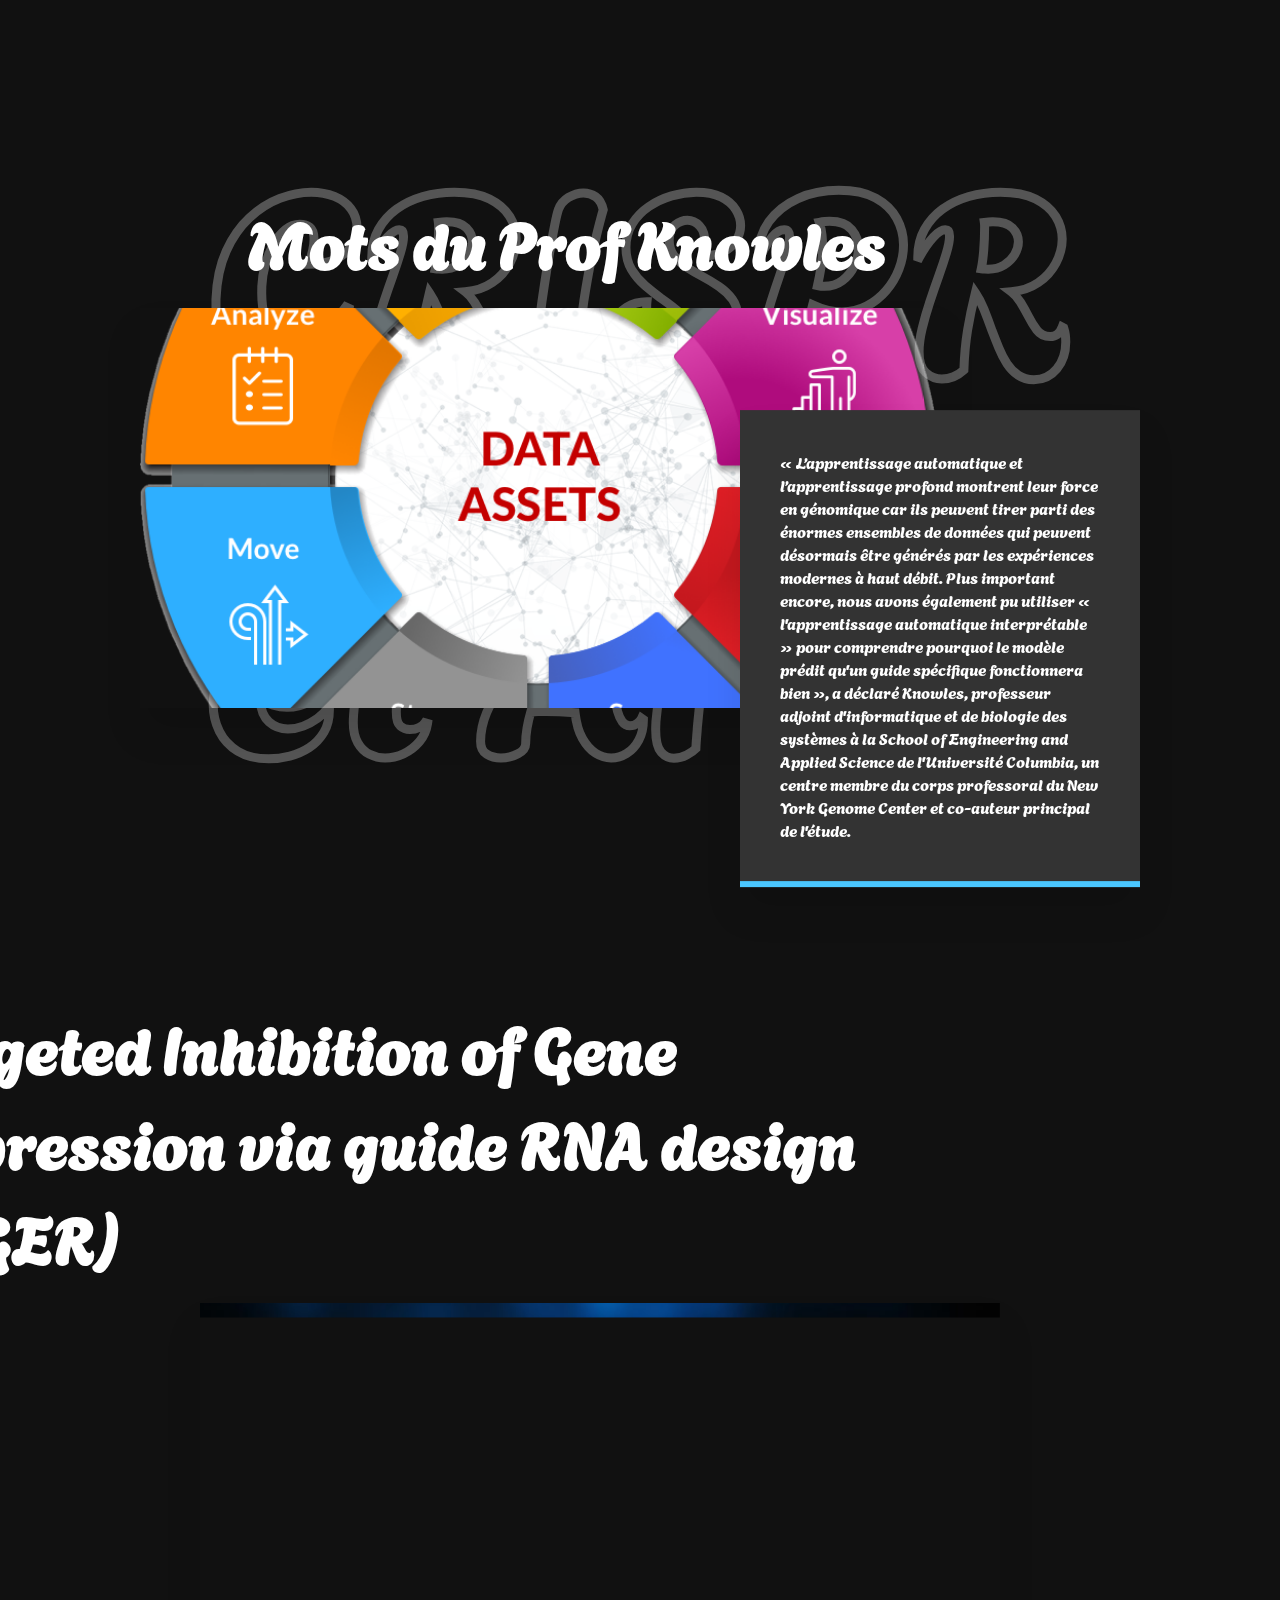
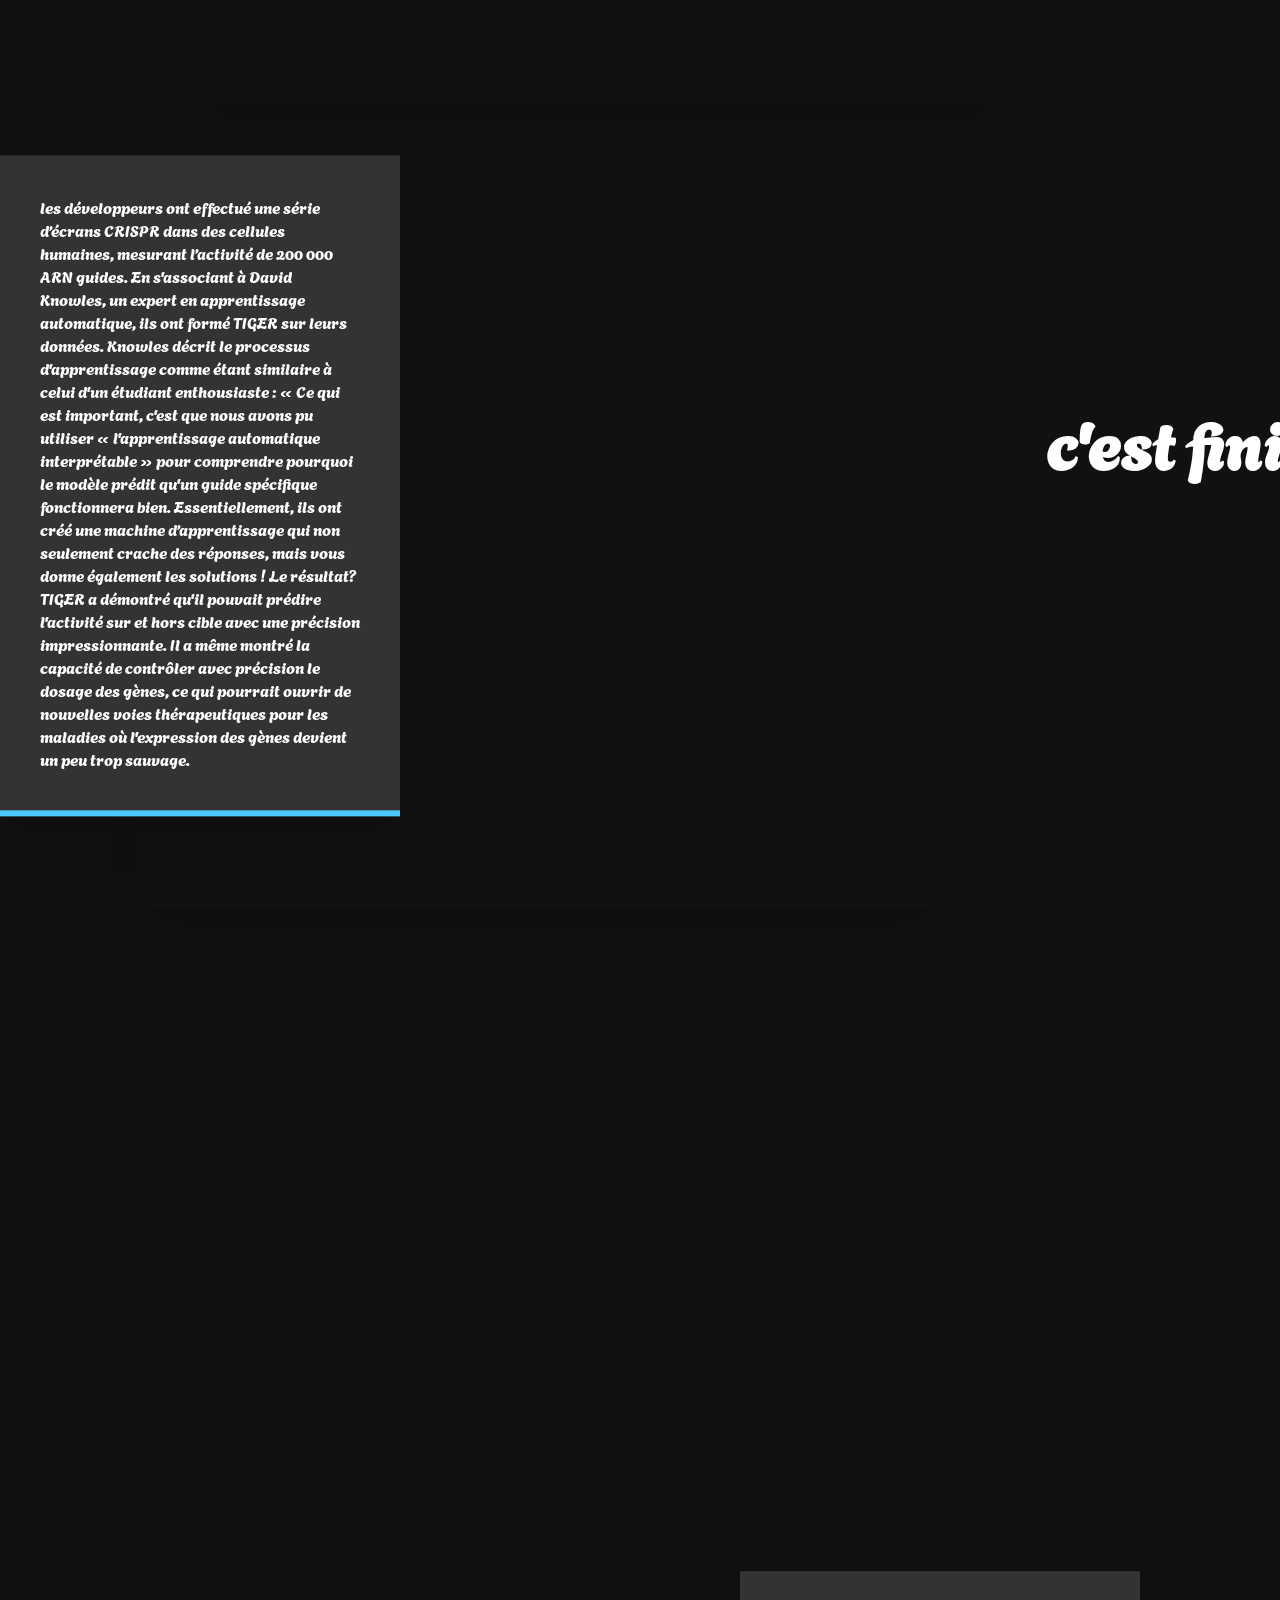
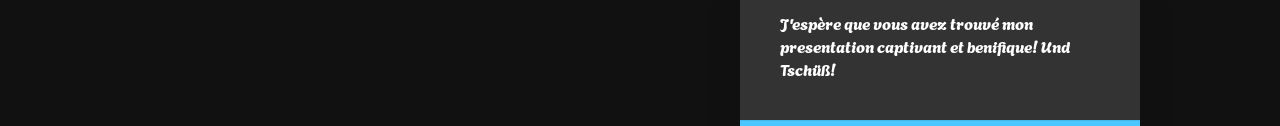
<file: Project french/AI in CRISPR/index.html>
<!DOCTYPE html>
<html lang="en">
<head>
    <meta charset="UTF-8">
    <meta name="viewport" content="width=device-width, initial-scale=1.0">
    <title>AI in CRISPR</title>
    <link rel="shortcut icon" href="../Screenshot_2023-11-05_at_07-37-39_Messenger_Facebook-removebg-preview.png" type="image/x-icon">
    <link rel="stylesheet" href="./jarallax.css">
    <link rel="stylesheet" href="style.css">
</head>
<body>
    
    <section>
        <div class="box">
            <h2 data-jarallax-element="0 -200" >Mots du Prof Knowles</h2>
            <div class="container">
                <div class="imgBx jarallax">
                    <img src="./dataAssets.png" class="jarallax-img" >
                </div>
                <div class="content" data-jarallax-element="-200 0">
                    <p>« L’apprentissage automatique et l’apprentissage profond montrent leur force en génomique car ils peuvent tirer parti des énormes ensembles de données qui peuvent désormais être générés par les expériences modernes à haut débit. Plus important encore, nous avons également pu utiliser « l'apprentissage automatique interprétable » pour comprendre pourquoi le modèle prédit qu'un guide spécifique fonctionnera bien », a déclaré Knowles, professeur adjoint d'informatique et de biologie des systèmes à la School of Engineering and Applied Science de l'Université Columbia, un centre membre du corps professoral du New York Genome Center et co-auteur principal de l'étude.</p>
                </div>
            </div>
        </div>
    </section>

    <section>
        <div class="box">
            <h2 data-jarallax-element="0 200" >Targeted Inhibition of Gene Expression via guide RNA design (TIGER)</h2>
            <div class="container">
                <div class="imgBx jarallax">
                    <img src="./tiger.jpg" class="jarallax-img" >
                </div>
                <div class="content" data-jarallax-element="-200 0">
                    <p>les développeurs ont effectué une série d’écrans CRISPR dans des cellules humaines, mesurant l’activité de 200 000 ARN guides. En s'associant à David Knowles, un expert en apprentissage automatique, ils ont formé TIGER sur leurs données.


                        Knowles décrit le processus d'apprentissage comme étant similaire à celui d'un étudiant enthousiaste : « Ce qui est important, c'est que nous avons pu utiliser « l'apprentissage automatique interprétable » pour comprendre pourquoi le modèle prédit qu'un guide spécifique fonctionnera bien. Essentiellement, ils ont créé une machine d’apprentissage qui non seulement crache des réponses, mais vous donne également les solutions !
                        
                        
                        Le résultat? TIGER a démontré qu'il pouvait prédire l'activité sur et hors cible avec une précision impressionnante. Il a même montré la capacité de contrôler avec précision le dosage des gènes, ce qui pourrait ouvrir de nouvelles voies thérapeutiques pour les maladies où l'expression des gènes devient un peu trop sauvage.</p>
                </div>
            </div>
        </div>
    </section>

    <section>
        <div class="box">
            <h2 data-jarallax-element="0 -200" >c'est finis</h2>
            <div class="container">
                <div class="imgBx jarallax">
                    <img src="./the-end-background.gif" class="jarallax-img" >
                </div>
                <div class="content" data-jarallax-element="-200 0">
                    <p>J'espère que vous avez trouvé mon presentation captivant et benifique! Und Tschüß!</p>
                </div>
            </div>
        </div>
    </section>

    <script src="./jarallax.js"></script>
    <script src="./jarallax-element.js"></script>

    <script type="text/javascript">
        jarallax(document.querySelectorAll('.jarallax'), {
            speed: 0.5,
        });
    </script>

</body>
</html>
</file>
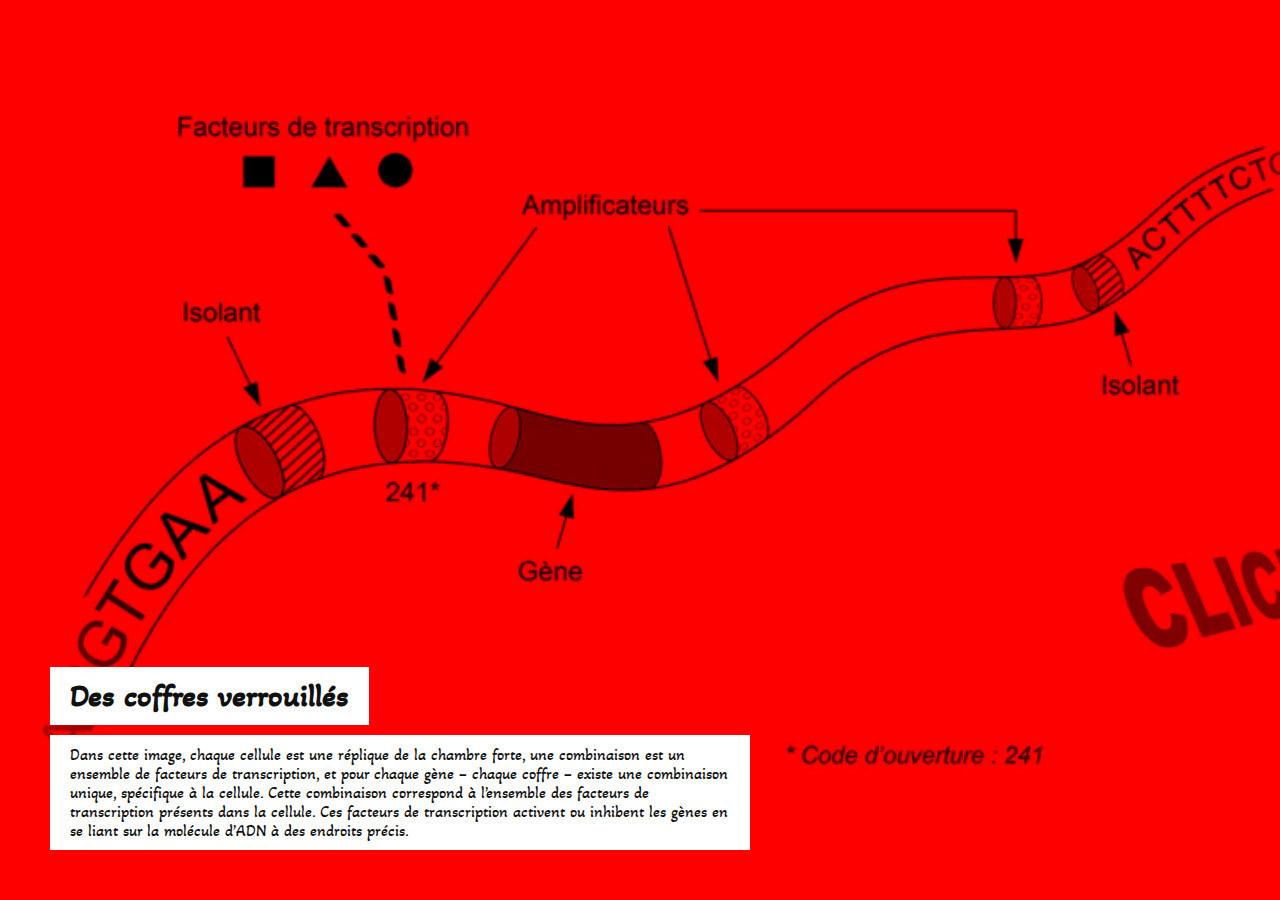
<file: Project french/AI in gene analysis/index.html>
<!DOCTYPE html>
<html lang="en">
<head>
    <meta charset="UTF-8">
    <meta name="viewport" content="width=device-width, initial-scale=1.0">
    <title>AI in Gene Analysis</title>
    <link rel="stylesheet" href="./style.css">
    <link rel="shortcut icon" href="../Screenshot_2023-11-05_at_07-37-39_Messenger_Facebook-removebg-preview.png" type="image/x-icon">
</head>
<body>
    
    <div class="container">
        <div class="section">
            <div class="content">
                <h2>Des coffres verrouillés</h2>
                <p>Dans cette image, chaque cellule est une réplique de la chambre forte, une combinaison est un ensemble de facteurs de transcription, et pour chaque gène – chaque coffre – existe une combinaison unique, spécifique à la cellule. Cette combinaison correspond à l’ensemble des facteurs de transcription présents dans la cellule. Ces facteurs de transcription activent ou inhibent les gènes en se liant sur la molécule d’ADN à des endroits précis.</p>
            </div>
        </div>

        <div class="section">
            <div class="content">
                <h2>Un algorithme pour analyser les séquences d’ADN</h2>
                <p>Dans notre cas, l’entrée va être une suite de 0 et de 1 qui correspond à une séquence d’ADN binarisée. La sortie va correspondre à une autre suite de 0 et de 1 qui va représenter une annotation fonctionnelle (par exemple 10 ou 01 pour « amplificateur » ou « isolant » et 00001000 ou 01000000 vont correspondre à différentes combinaisons de facteurs de transcription). Une fois l’algorithme entraîné, il devient alors possible de l’utiliser pour prédire l’annotation fonctionnelle d’une séquence dont on aurait changé une ou plusieurs lettres : les fameuses variations. Une équipe de chercheurs de l’Université de Princeton a ainsi testé les variations du génome connues pour être fréquentes chez les personnes autistes et a pu identifier comment elles modifiaient la combinaison de gènes exprimés dans les cellules du cerveau.</p>
            </div>
        </div>

        <div class="section">
            <div class="content">
                <h2>DeepMind dévoile AlphaMissense, une IA capable de prédire les effets de mutations de l'ADN</h2>
                <p>Chez Google, l'analyse prédictive de l'ADN humain passionne les chercheurs du laboratoire DeepMind. Ces derniers viennent de mettre au point un modèle d'intelligence artificielle capable de déterminer si une mutation dite faux-sens du code génétique peut déclencher une pathologie.</p>
            </div>
        </div>
    </div>

    

</body>
</html>
</file>
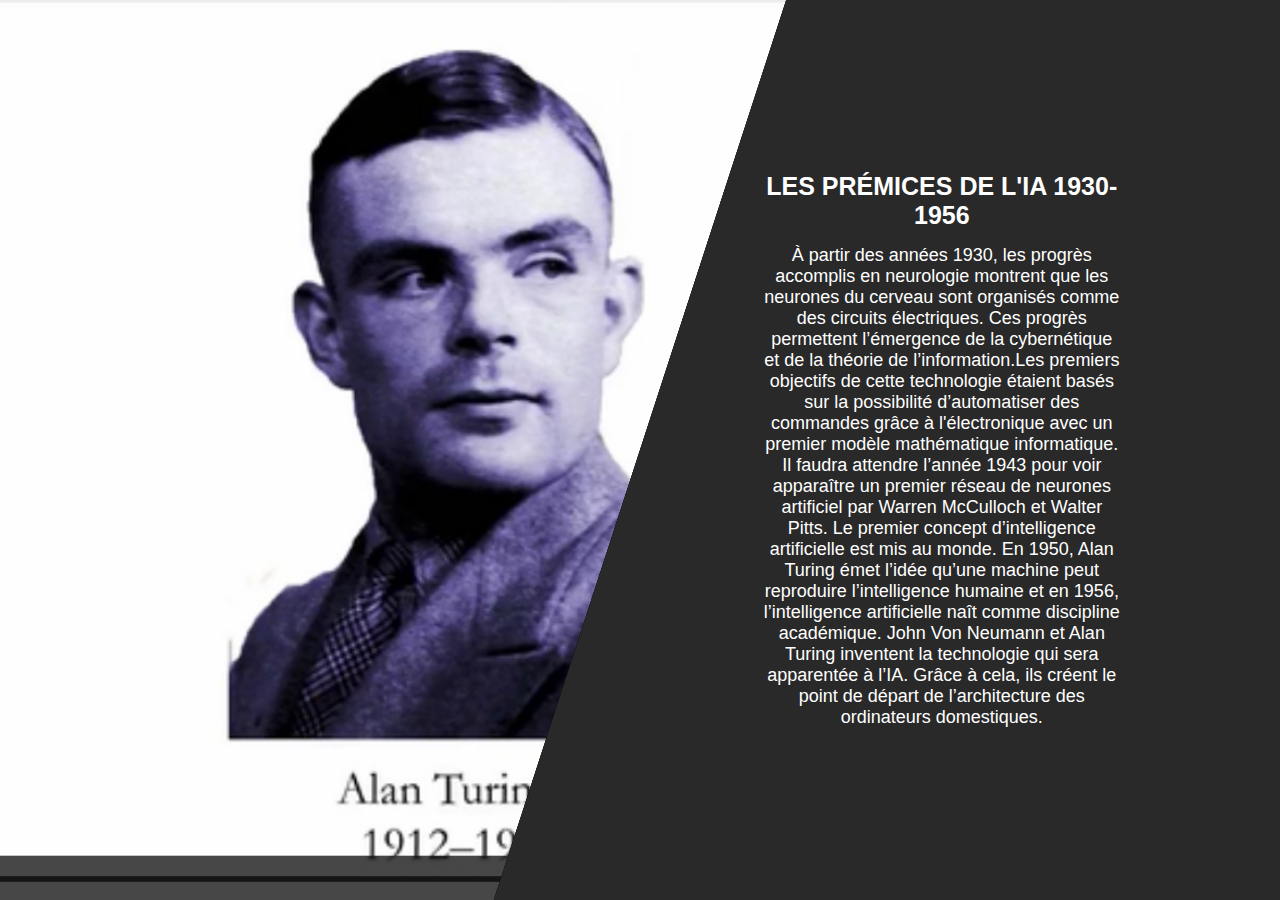
<file: Project french/AIHistory/index.html>
<!DOCTYPE html>
<html lang="en">
<head>
    <meta charset="UTF-8">
    <meta http-equiv="X-UA-Compatible" content="IE=edge">
    <meta name="viewport" content="width=device-width, initial-scale=1.0">
    <title>Histoire D'AI</title>
    <link rel="stylesheet" href="./style.css">
    <link rel="stylesheet" href="./button.css">
    <link rel="shortcut icon" href="./Screenshot_2023-11-05_at_07-37-39_Messenger_Facebook-removebg-preview.png" type="image/x-icon">
</head>
<body>
    <div class="skw-pages">
        <div class="skw-page skw-page-1 active">
          <div class="skw-page__half skw-page__half--left">
              <div class="skw-page__skewed">
              <div class="skw-page__content"></div>
            </div>
        </div>
        <div class="skw-page__half skw-page__half--right">
            <div class="skw-page__skewed">
                <div class="skw-page__content">
                    <h2 class="skw-page__heading">Les Prémices de l'IA 1930-1956</h2>
                    <p class="skw-page__description">À partir des années 1930, les progrès accomplis en neurologie montrent que les neurones du cerveau sont organisés comme des circuits électriques. Ces progrès permettent l’émergence de la cybernétique et de la théorie de l’information.Les premiers objectifs de cette technologie étaient basés sur la possibilité d’automatiser des commandes grâce à l'électronique avec un premier modèle mathématique informatique. Il faudra attendre l’année 1943 pour voir apparaître un premier réseau de neurones artificiel par Warren McCulloch et Walter Pitts. Le premier concept d’intelligence artificielle est mis au monde. En 1950, Alan Turing émet l’idée qu’une machine peut reproduire l’intelligence humaine et en 1956, l’intelligence artificielle naît comme discipline académique. John Von Neumann et Alan Turing inventent la technologie qui sera apparentée à l’IA. Grâce à cela, ils créent le point de départ de l’architecture des ordinateurs domestiques.</p>
                </div>
            </div>
        </div>
    </div>
    <div class="skw-page skw-page-2">
        <div class="skw-page__half skw-page__half--left">
            <div class="skw-page__skewed">
                <div class="skw-page__content">
                    <h2 class="skw-page__heading">L'Ère de la Connaissance Symbolique</h2>
                    <p class="skw-page__description">Dans les années 1960 et 1970, la recherche en IA a été dominée par l'approche de la connaissance symbolique. Des systèmes experts ont été développés, capables de résoudre des problèmes complexes en utilisant des règles et des représentations symboliques. Cette période a vu naître des avancées telles que le langage naturel et les réseaux neuronaux. Les concepts d’apprentissage machine (machine learning) et de réseaux de neurones artificiels (neural networks), deux des principaux piliers des systèmes d’IA actuels, ont également été formalisés à cette époque.

                        La capacité de jouer aux échecs a toujours été étroitement associée à l’idée d’intelligence. Et c’est en 1950 que Claude Shannon, le fondateur de la théorie de l’information, a décrit le premier programme informatique capable de jouer aux échecs. Shannon était également connu pour l’invention de Thesea, une souris mécanique capable d’explorer un labyrinthe, de le résoudre et d’en déduire la sortie. Logic Theorist faisait partie de ce qu’on appelle l’IA symbolique, qui était la branche dominante de l’IA dans les années 1950, 1960 et 1970 alors que les approches modernes de l’IA sont plutôt basées sur l’apprentissage par l’expérience</p>
                </div>
            </div>
        </div>
        <div class="skw-page__half skw-page__half--right">
            <div class="skw-page__skewed">
                <div class="skw-page__content"></div>
            </div>
        </div>
        </div>
        <div class="skw-page skw-page-3">
            <div class="skw-page__half skw-page__half--left">
                <div class="skw-page__skewed">
                    <div class="skw-page__content"></div>
                </div>
            </div>
            <div class="skw-page__half skw-page__half--right">
                <div class="skw-page__skewed">
                    <div class="skw-page__content">
                        <h2 class="skw-page__heading"> L'Apprentissage Machine et les Réseaux de Neurones</h2>
                        <p class="skw-page__description">L’hiver de l’IA a été brièvement interrompu au début des années 1980 par un bref boom, dû à l’essor des "systèmes experts" commerciaux. Ces systèmes sont des programmes informatiques d’IA qui tentent d’imiter l’expertise humaine dans des domaines spécifiques, au lieu d’essayer d’atteindre un niveau d’intelligence plus général. Il s’agissait d’une autre forme d’IA symbolique qui utilisait des connaissances spécifiques à un domaine et un raisonnement basé sur des règles au lieu d’apprendre par l’expérience.

                            Les systèmes experts sont devenus extrêmement populaires et ont été déployés à grande échelle pour effectuer toutes sortes d’activités commerciales, de diagnostics médicaux, de configuration de matériel informatique et de traitement du langage naturel (natural language processing). Le succès des systèmes experts a ravivé l’intérêt pour l’IA et a entraîné un nouvel investissement de la part des gouvernements. Un événement majeur va tout de même marquer les années 1990, avec le succès du système expert d'IBM Deep Blue. Ce logiciel est connu pour avoir battu le champion mondial d’échecs Garry Kasparov. Pour la première fois, une intelligence artificielle est capable d’un tel exploit. Même si cette prouesse a marqué l’histoire de l’intelligence artificielle, le processeur utilisé n’était pas des plus convaincants, car utilisant seulement des fonctionnalités limitées, bien loin des projections futuristes et complexes d’une IA rêvée.</p>
                    </div>
                </div>
            </div>
        </div>
        <div class="skw-page skw-page-4">
            <div class="skw-page__half skw-page__half--left">
                <div class="skw-page__skewed">
                    <div class="skw-page__content">
                        <h2 class="skw-page__heading">L'Ère de l'IA Contemporaine</h2>
                        <p class="skw-page__description">L’apparition d’ordinateurs économiques de grande puissance combinée au développement de techniques d’apprentissage profond permet d’exploiter la quantité phénoménale d’informations accumulée au fil des ans. Ces informations continuent à être produites à une vitesse sans cesse accélérée sur les plateformes d’interaction sociale et dans le cadre des opérations et des transactions qui se déplacent vers Internet. Une porte vient enfin de s’ouvrir sur le développement de systèmes d’intelligence générale qui peuvent être utilisés pour la résolution de problèmes de tous genres sans se limiter à des domaines restreints, imitant en cela l’intelligence humaine. En 2011, Watson, l’intelligence artificielle d’IBM, a remporté les parties contre des champions du jeu Jeopardy !. En 2012, une IA de Google, Google X, a été dotée de la reconnaissance d'image en reconnaissant des chats sur une vidéo. C’est le début de l’intelligence artificielle telle qu’on la connaît aujourd’hui, à savoir un logiciel qui est capable d’apprendre et de reconnaître par lui-même des objets.

                            En 2016, Alpha Go, l’intelligence artificielle de Google spécialisée dans le jeu de go, bat le champion d’Europe, puis le champion du monde avant de se battre elle-même.</p>
                    </div>
                </div>
            </div>
            <div class="skw-page__half skw-page__half--right">
                <div class="skw-page__skewed">
                    <div class="skw-page__content"></div>
                </div>
            </div>
        </div>
        <div class="skw-page skw-page-5">
            <div class="skw-page__half skw-page__half--left">
                <div class="skw-page__skewed">
                    <div class="skw-page__content"></div>
                </div>
            </div>
            <div class="skw-page__half skw-page__half--right">
                <div class="skw-page__skewed">
                    <div class="skw-page__content">
                        <h2 class="skw-page__heading">L'intelligence artificielle a évolué de règles rigides à l'apprentissage profond, transformant notre façon de résoudre des problèmes complexes.</h2>
                        <p class="skw-page__description">Dans l'IA, l'avenir se dessine une lumière, <br>
                            L'éditeur génial, sculpte nos gènes sans barrière, <br>
                            Un rêve de perfection, un cauchemar amer mystère, <br>
                            Entre l'idéal et le danger, une frontière éphémère.</p>
                        <a id="mainPg" href="../index.html"><span>Page d'Accueil</span></a>
                        <a id="teachers" href="../GEHistory/index.html"><span></span><span></span><span></span><span></span>Histoire D'Editeur Génial</a>
                        <a id="creators" href="../HowDoTheyContribute/index.html">AI + GE = ?</a>
                    </div>
                </div>
            </div>
        </div>
    </div>
    
    
    <script src="https://code.jquery.com/jquery-3.3.1.js" integrity="sha256-2Kok7MbOyxpgUVvAk/HJ2jigOSYS2auK4Pfzbm7uH60=" crossorigin="anonymous"></script>
    
    <script>
        $(document).ready(function() {

        var curPage = 1;
        var numOfPages = $(".skw-page").length;
        var animTime = 1000;
        var scrolling = false;
        var pgPrefix = ".skw-page-";

        function pagination() {
            scrolling = true;

            $(pgPrefix + curPage).removeClass("inactive").addClass("active");
            $(pgPrefix + (curPage - 1)).addClass("inactive");
            $(pgPrefix + (curPage + 1)).removeClass("active");

            setTimeout(function() {
                scrolling = false;
            }, animTime);
        };

        function navigateUp() {
            if (curPage === 1) return;
            curPage--;
            pagination();
        };

        function navigateDown() {
            if (curPage === numOfPages) return;
            curPage++;
            pagination();
        };

        $(document).on("mousewheel DOMMouseScroll", function(e) {
        if (scrolling) return;
        if (e.originalEvent.wheelDelta > 0 || e.originalEvent.detail < 0) {
            navigateUp();
        } else { 
            navigateDown();
        }
        });

        $(document).on("keydown", function(e) {
            if (scrolling) return;
            if (e.which === 38) {
                navigateUp();
            } else if (e.which === 40) {
                navigateDown();
            }
        });

        });
    </script>
    
</body>
</html>
</file>
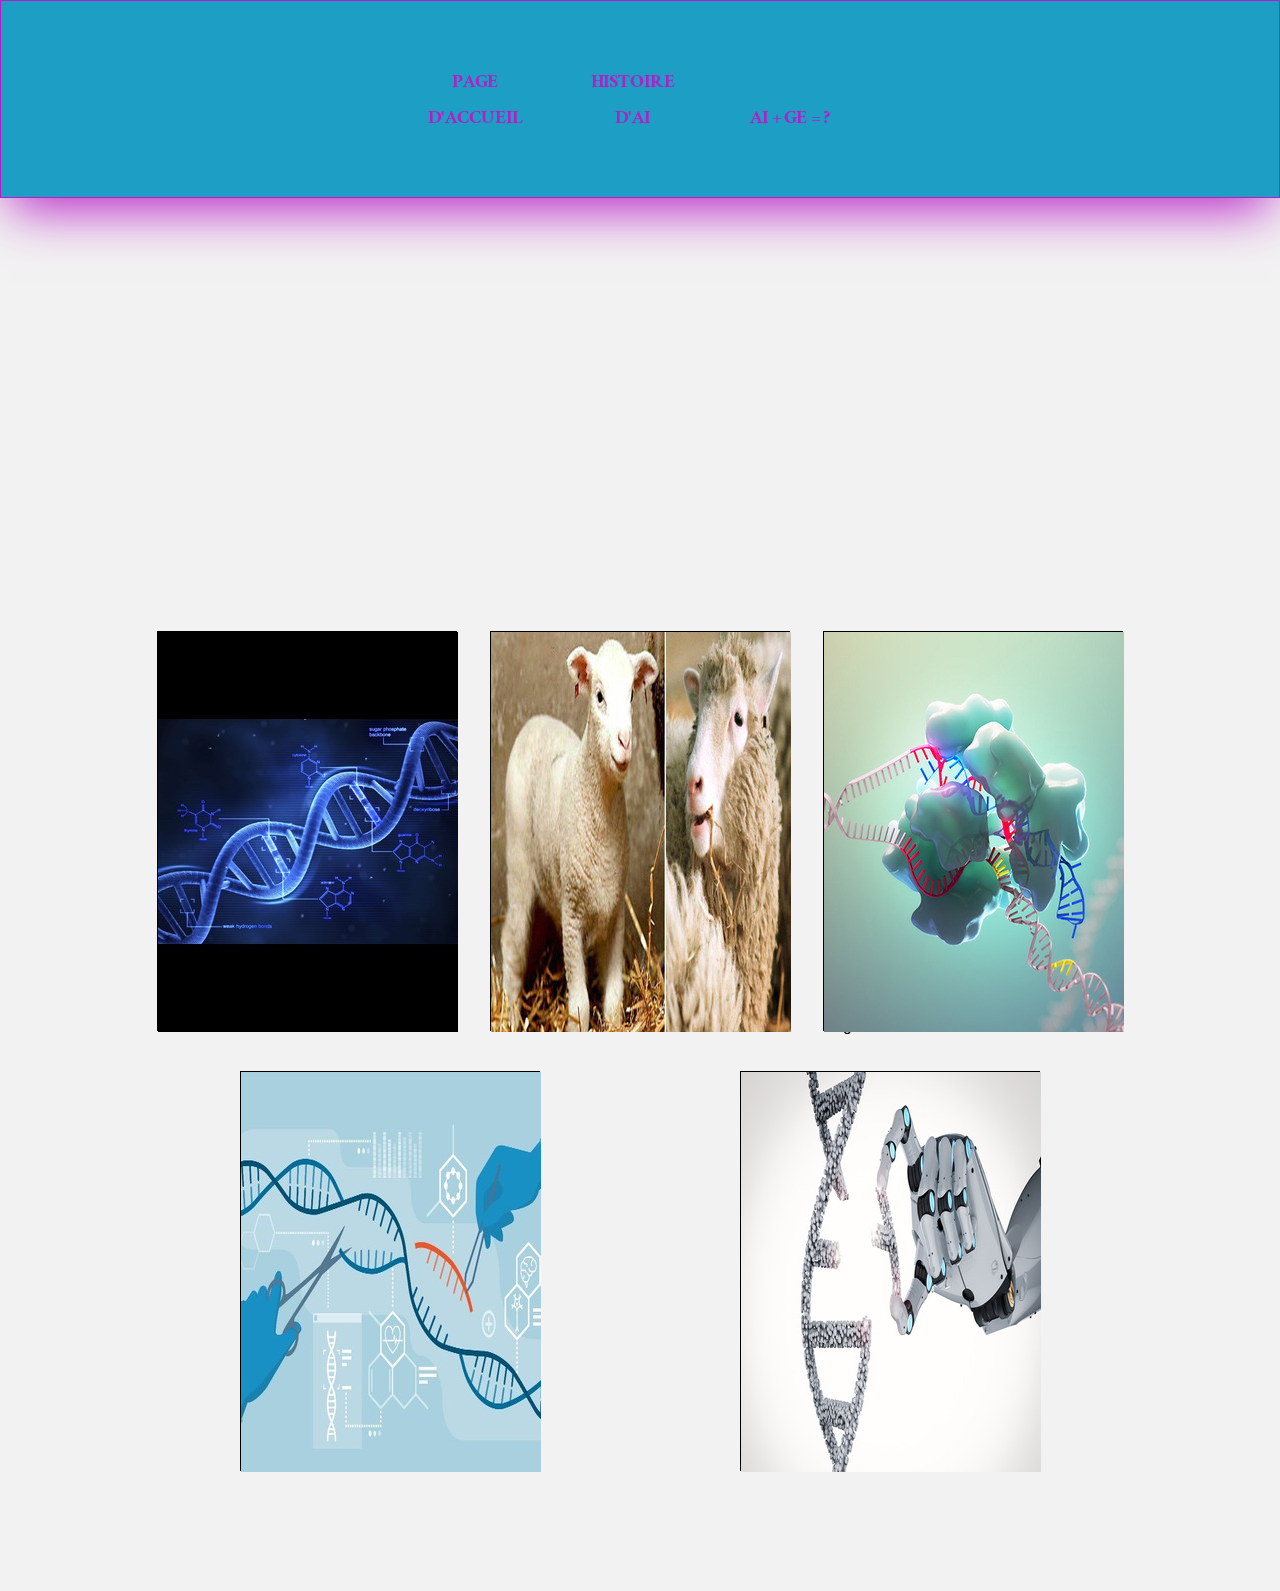
<file: Project french/GEHistory/index.html>
<!DOCTYPE html>
<html lang="en">
<head>
    <meta charset="UTF-8">
    <meta http-equiv="X-UA-Compatible" content="IE=edge">
    <meta name="viewport" content="width=device-width, initial-scale=1.0">
    <title>Histoire de genie genetique</title>
    <link rel="stylesheet" href="style.css">
    <link rel="stylesheet" href="./header.css">
    <link rel="stylesheet" href="./title.css">
    <link rel="shortcut icon" href="./Screenshot_2023-11-05_at_07-37-39_Messenger_Facebook-removebg-preview.png" type="image/x-icon">
</head>
<body>

    <header class="nav-1">
        <nav>
            <a href="../index.html" class="item">
                <div class="linktext">Page d'Accueil</div>
            </a>
            
            <a href="../AIHistory/index.html" class="item">
                <div class="linktext">Histoire D'AI</div>
            </a>

            <!--<a href="" class="item">
                <div class="linktext">TEACHERS</div>
            </a>
            
            <a href="" class="item">
                <div class=" logo" ><img src="./s3i-logo.jpg" alt=""></div>
            </a>
            
            <a href="" class="item">
                <div class="linktext">CREATORS</div>
            </a>
            
            <a href="" class="item">
                <div class="linktext">STUFF</div>
            </a>-->
            
            <a href="../HowDoTheyContribute/index.html" class="item">
                <div class="linktext">AI + GE = ?</div>
            </a>
        </nav>
    </header><br>

    <h1 id="title">
        <span style="--i:1;" >E</span>
        <span style="--i:2;" >d</span>
        <span style="--i:3;" >i</span>
        <span style="--i:4;" >t</span>
        <span style="--i:5;" >e</span>
        <span style="--i:6;" >u</span>
        <span style="--i:7;" >r</span>
        <span style="--i:8;" > </span>
        <span style="--i:9;" >G</span>
        <span style="--i:10;" >é</span>
        <span style="--i:11;" >n</span>
        <span style="--i:12;" >i</span>
        <span style="--i:13;" >a</span>
        <span style="--i:14;" >l</span>
    </h1>

    <div class="container">
        <div class="card">
            <div class="imgBox">
                <img src="./DNA.jpg" alt="" srcset="">
            </div>
            <div class="details">
                <h2>Les Débuts de la Découverte de l'ADN </h2>
                <p>En 1952, Alfred Hershey et Martha Chase confirmèrent que l'adn est le matériel génétique et une année plus tard, en se fondant sur les analyses aux rayons X de Rosalind Franklin et Maurice Wilkins, Francis Crick et James Watson firent la célèbre description de sa structure.

                    Les pièces du puzzle étaient désormais en place. L'adn a non seulement une structure, mais celle-ci explique comment la molécule est copiée à l'identique avant chaque division cellulaire et comment l'information qu'elle contient peut être lue</p>
            </div>
        </div>

        <div class="card">
            <div class="imgBox">
                <img src="./dolly.jpg" alt="" srcset="">
            </div>
            <div class="details">
                <h2>Les Techniques de Restriction et de Clonage </h2>
                <p>Dans les années 1970, l'introduction des techniques de restriction et de clonage a ouvris la voie à la modification ciblée de gènes. Dolly a été produite par ce qu'on appelle un transfert nucléaire de cellules somatiques. Au cours de ce processus, les chercheurs retirent le matériel génétique d’un œuf et le remplacent par le noyau d’une autre cellule du corps. L’œuf qui en résulte devient une usine pour produire un embryon qui deviendra une progéniture.</p>
            </div>
        </div>

        <div class="card">
            <div class="imgBox">
                <img src="./crispr.jpg" alt="" srcset="">
            </div>
            <div class="details">
                <h2>L'Arrivée de CRISPR-Cas9</h2>
                <p>Le prix Nobel de Chimie 2020 a été remis à Emmanuelle Charpentier et Jennifer Doudna pour l'invention de CRISPR-Cas 9. C'est une technique de remplacer la séquence coupée par une autre : c’est l’un des fondamentaux de « l’édition des gènes ». Bien que ce ne soit pas la première méthode d’altération de l’ADN qui existe, c’est une méthode très efficace, « facile à utiliser » et flexible. Elle ouvre la porte thérapies géniques, qui pourraient nous permettre de remplacer des gènes défectueux chez les patients pour guérir certaines maladies.</p>
            </div>
        </div>

        <div class="card">
            <div class="imgBox">
                <img src="./ge.jpg" alt="" srcset="">
            </div>
            <div class="details">
                <h2>L'Ère Contemporaine de l'Édition Génétique</h2>
                <p>Au XXIe siècle, l'édition génétique est devenue un domaine d'intérêt mondial. Les scientifiques explorent des techniques d'édition génétique encore plus précises et discutent des implications éthiques de la modification du génome humain.</p>
            </div>
        </div>

        <div class="card">
            <div class="imgBox">
                <img src="aige.jpg" alt="" srcset="">
            </div>
            <div class="details">
                <h2>L'édition génétique : de la découverte à la révolution éthique.</h2>
                <p>Entre l'IA et l'ADN, le choix un fil tendu, <br>
                    Rêve et cauchemar, dans l'avenir suspendu, <br>
                    Promesses brillantes, éthique à protéger, <br>
                    Dans ce destin génétique, que voulons-nous créer ?</p>
            </div>
        </div>
    </div>
</body>
</html>
</file>
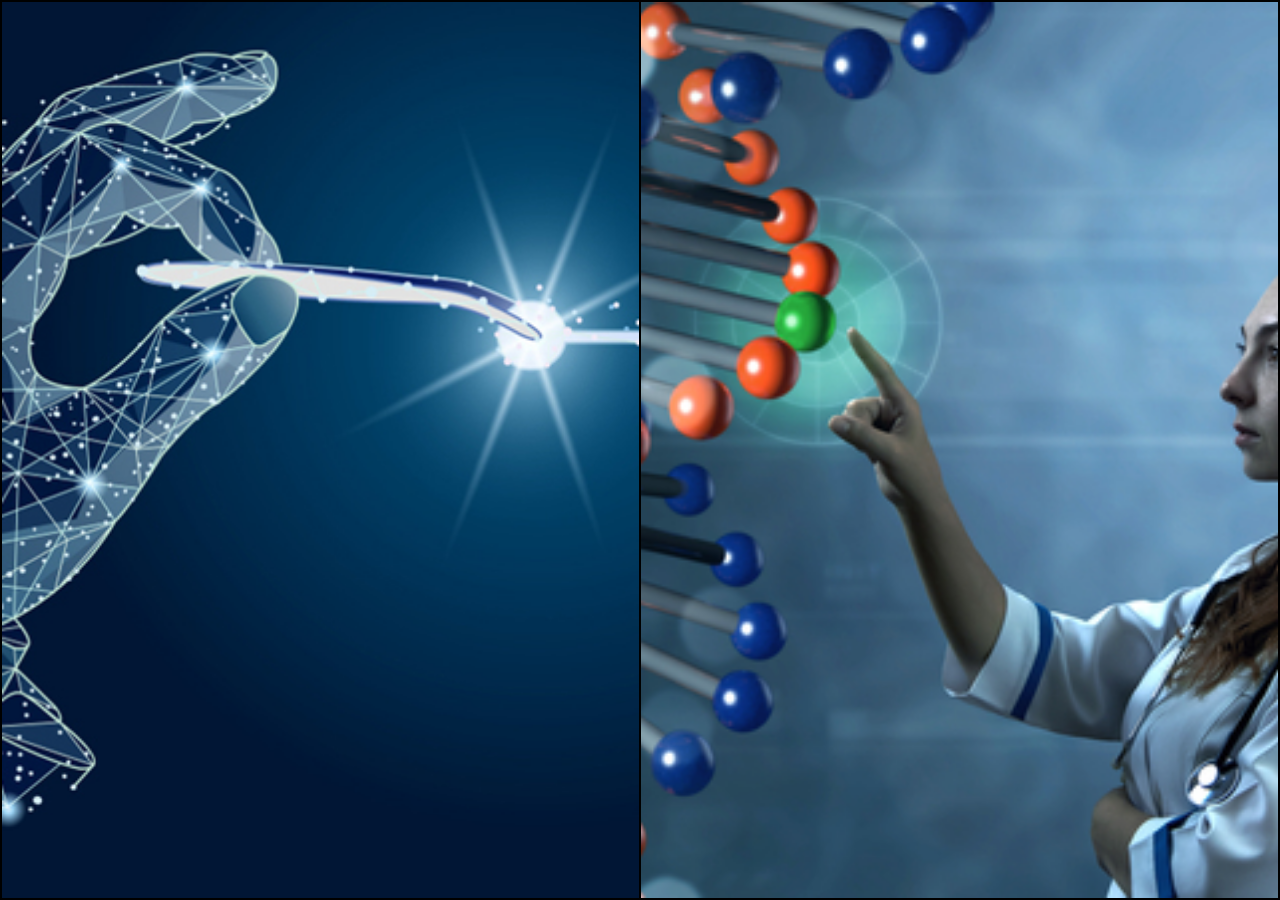
<file: Project french/HowDoTheyContribute/index.html>
<!DOCTYPE html>
<html lang="en">

<head>
    <meta charset="UTF-8">
    <meta http-equiv="X-UA-Compatible" content="IE=edge">
    <meta name="viewport" content="width=device-width, initial-scale=1.0">
    <title>AI + GE = ?</title>
    <link rel="stylesheet" href="style.css">
    <link rel="shortcut icon" href="./Screenshot_2023-11-05_at_07-37-39_Messenger_Facebook-removebg-preview.png" type="image/x-icon">
</head>

<body>
    <section>
        <div class="slide">
            <div class="content">
                <h2>Modification des gènes</h2>
                <p><a href="../AI in CRISPR/index.html">Let's Discover!!!</a></p>
            </div>
        </div>

        <div class="slide">
            <div class="content">
                <h2>Modélisation prédictive et analyse du génome</h2>
                <p><a href="../AI in gene analysis/index.html">Suivez-Moi!!!</a></p>
            </div>
        </div>

    </section>
</body>

</html>
</file>
<file: Project french/AI in CRISPR/jarallax.css>
.jarallax {
  position: relative;
  z-index: 0;
}
.jarallax > .jarallax-img,
picture.jarallax-img img {
  position: absolute;
  object-fit: cover;
  top: 0;
  left: 0;
  width: 100%;
  height: 100%;
  z-index: -1;
}
</file>
<file: Project french/AI in CRISPR/style.css>
@import url('https://fonts.googleapis.com/css2?family=Agbalumo&family=Atma&display=swap');

* {
    margin: 0;
    padding: 0;
    box-sizing: border-box;
    font-family: 'Agbalumo', sans-serif;
}

body {
    background: #111;
    padding-bottom: 300px;
    overflow-x: hidden;
}

body:before {
    content: 'CRISPR et AI';
    position: fixed;
    top: 50%;
    left: 50%;
    transform: translate(-50%,-50%);
    font-size: 16em;
    font-weight: 700;
    color: transparent;
    -webkit-text-stroke: 1px #555;
}

section {
    position: relative;
    display: flex;
    justify-content: center;
    align-items: center;
    min-height: 100vh;
}

section h2 {
    margin-left: 200px;
    font-size: 4em;
    color: #fff;
    margin-bottom: 20px;
}

section .container {
    position: relative;
    width: 1000px;
    display: flex;
    justify-content: space-between;
    align-items: center;
}

section:nth-child(even) .container {
    flex-direction: row-reverse;
}

section .container .imgBx {
    position: relative;
    width: 800px;
    height: 400px;
    overflow: hidden;
    box-shadow: 0 25px 35px rgba(0, 0, 0, 0.1);
}

section .container .imgBx img {
    position: absolute;
    top: 0;
    left: 0;
    width: 100%;
    height: 100%;
    object-fit: cover;
}

section .container .content {
    position: absolute;
    right: 0;
    margin-top: 200px;
    margin-bottom: 40px;
    padding: 40px;
    background: #333;
    z-index: 1;
    max-width: 400px;
    color: #fff;
    box-shadow: 0 25px 35px rgba(0, 0, 0, 0.1);
    border-bottom: 6px solid #4ac7ff;
}

section:nth-child(even) .container .content {
    left: 0;
}
</file>
<file: Project french/AI in gene analysis/style.css>
@import url('https://fonts.googleapis.com/css2?family=Akaya+Telivigala&display=swap');

* {
    margin: 0;
    padding: 0;
    font-family: 'Akaya Telivigala';
}

.container {
    position: relative;
    width: 100%;
    height: 100vh;
    overflow: auto;
    scroll-snap-type: y mandatory;
}

.container .section {
    position: relative;
    width: 100%;
    height: 100%;
    scroll-snap-align: start;
    background-blend-mode: multiply;
}

.container .section:nth-child(1) {
    background: #f00 url(./ng.png);
    background-size: cover;
    background-attachment: fixed;
}

.container .section:nth-child(2) {
    background: #0f0 url(./nigga.png);
    background-size: cover;
    background-attachment: fixed;
}

.container .section:nth-child(3) {
    background: #00f url(./dm.jpg);
    background-size: cover;
    background-attachment: fixed;
}

.container .section .content {
    position: absolute;
    bottom: 50px;
    left: 50px;
    max-width: 700px;
}

.container .section .content h2 {
    background: #fff;
    color: #111;
    font-weight: 600;
    display: inline-block;
    padding:10px 20px;
    font-size: 2em;
}

.container .section .content p {
    background: #fff;
    color: #111;
    font-weight: 300;
    padding:10px 20px;
    margin-top: 10px;
}
</file>
<file: Project french/AIHistory/style.css>
*, *:before, *:after {
    box-sizing: border-box;
    margin: 0;
    padding: 0;
}
body {
    background: #15181a;
    font-family: 'Open Sans', Helvetica, Arial, sans-serif;
}
.skw-pages {
    overflow: hidden;
    position: relative;
    height: 100vh;
}
.skw-page {
    position: absolute;
    left: 0;
    top: 0;
    width: 100%;
}
.skw-page__half {
    position: absolute;
    top: 0;
    width: 50%;
    height: 100vh;
    transition: transform 1s;
}
.skw-page__half--left {
    left: 0;
    transform: translate3d(-32.4vh, 100%, 0);
}
.skw-page__half--right {
    left: 50%;
    transform: translate3d(32.4vh, -100%, 0);
}
.skw-page.active .skw-page__half {
    transform: translate3d(0, 0, 0);
}
.skw-page__skewed {
    overflow: hidden;
    position: absolute;
    top: 0;
    width: 140%;
    height: 100%;
    transform: skewX(-18deg);
    background: #000;
}
.skw-page__half--left .skw-page__skewed {
    left: -40%;
}
.skw-page__half--right .skw-page__skewed {
    right: -40%;
}
.skw-page__content {
    display: flex;
    align-items: center;
    justify-content: center;
    flex-flow: column wrap;
    position: absolute;
    left: 0;
    top: 0;
    width: 100%;
    height: 100%;
    padding: 0 30%;
    color: #fff;
    transform: skewX(18deg);
    transition: transform 1s, opacity 1s;
    background-size: cover;
}
.skw-page__half--left .skw-page__content {
    padding-left: 30%;
    padding-right: 30%;
    transform-origin: 100% 0;
}
.skw-page__half--right .skw-page__content {
    padding-left: 30%;
    padding-right: 30%;
    transform-origin: 0 100%;
}
.skw-page.inactive .skw-page__content {
    opacity: 0.5;
    transform: skewX(18deg) scale(0.95);
}
.skw-page__heading {
    margin-bottom: 15px;
    text-transform: uppercase;
    font-size: 25px;
    text-align: center;
}
.skw-page__description {
    font-size: 18px;
    text-align: center;
}
.skw-page__link {
    color: #ffa0a0;
}
.skw-page-1 .skw-page__half--left .skw-page__content {
    background-image: url(./sc.png);
}
.skw-page-1 .skw-page__half--right .skw-page__content {
    background: #292929;
}
.skw-page-2 .skw-page__half--left .skw-page__content {
    background: #292929;
}
.skw-page-2 .skw-page__half--right .skw-page__content {
    background-image: url(./NL.jpg);
}
.skw-page-3 .skw-page__half--left .skw-page__content {
    background-image: url(./nl.png);
}
.skw-page-3 .skw-page__half--right .skw-page__content {
    background: #292929;
}
.skw-page-4 .skw-page__half--left .skw-page__content {
    background: #292929;
}
.skw-page-4 .skw-page__half--right .skw-page__content {
    background-image: url(./aiev.jpg);
}
.skw-page-5 .skw-page__half--left .skw-page__content {
    background-image: url(./aiFuture.jpeg);
}
.skw-page-5 .skw-page__half--right .skw-page__content {
    background: #292929;
}
</file>
<file: Project french/AIHistory/button.css>
#mainPg {
    margin-top: 5px;
    position: relative;
    display: inline-block;
    padding: 15px 30px;
    border: 2px solid #111;
    text-transform: uppercase;
    color: #111;
    text-decoration: none;
    font-weight: 600;
    font-size: 1.2em;
}

#mainPg:before {
    content: '';
    position: absolute;
    top: 6px;
    left: -2px;
    width: calc(100% + 4px);
    height: calc(100% - 12px);
    background: #292929;
    transition: 0.5s ease-in-out ;
    transition-delay: 0.5s;
    transform: scaleY(1);
}

#mainPg:hover:before {
    transform: scaleY(0);
}

#mainPg:after {
    content: '';
    position: absolute;
    left: 6px;
    top: -2px;
    height: calc(100% + 4px);
    width: calc(100% - 12px);
    background: #292929;
    transition: 0.5s ease-in-out ;
    transform: scaleX(1);
}

#mainPg:hover:after {
    transform: scaleX(0);
}

#mainPg span {
    position: relative;
    z-index: 3;
}

/*********************************/

#teachers {
    margin-top: 5px;
    position: relative;
    display: inline-block;
    padding: 15px 30px;
    color: #2196f3;
    text-transform: uppercase;
    letter-spacing: 4px;
    text-decoration: none;
    font-size: 1.2em;
    overflow: hidden;
    transition: 0.2s;
}

#teachers:hover {
    color: #255784;
    background: #2196f3;
    box-shadow: 0 0 10px #2196f3, 0 0 40px #2196f3, 0 0 80px #2196f3;
    transition-delay: 1s;
}

#teachers span {
    position: absolute;
    display: block;
}

#teachers span:nth-child(1) {
    top: 0;
    left: -100%;
    width: 100%;
    height: 2px;
    background: linear-gradient(90deg, transparent, #2196f3);
}

#teachers:hover span:nth-child(1) {
    left: 100%;
    transition: 1s;
}

#teachers span:nth-child(3) {
    bottom: 0;
    right: -100%;
    width: 100%;
    height: 2px;
    background: linear-gradient(270deg, transparent, #2196f3);
}

#teachers:hover span:nth-child(3) {
    right: 100%;
    transition: 1s;
    transition-delay: 0.5s;
}

#teachers span:nth-child(2) {
    top: -100%;
    right: 0;
    width: 2px;
    height: 100%;
    background: linear-gradient(180deg, transparent, #2196f3);
}

#teachers:hover span:nth-child(2) {
    top: 100%;
    transition: 1s;
    transition-delay: 0.25s;
}

#teachers span:nth-child(4) {
    bottom: -100%;
    left: 0;
    width: 2px;
    height: 100%;
    background: linear-gradient(360deg, transparent, #2196f3);
}

#teachers:hover span:nth-child(4) {
    bottom: 100%;
    transition: 1s;
    transition-delay: 0.75s;
}

/*************************/

#creators {
    position: relative;
    padding: 15px 30px;
    margin: 10px;
    background: #27022d;
    color: #fff;
    text-decoration: none;
    letter-spacing: 1px;
    border: 1px solid #000;
    transition: 0.5s;
    overflow: hidden;
}

#creators:hover {
    background: #a41ee9;
}

#creators::before {
    content: '';
    position: absolute;
    top: 0;
    left: -100%;
    width: 100%;
    height: 100%;
    background: linear-gradient(90deg,transparent,#fff,transparent);
    transition: 0.5s;
}

#creators:hover::before {
    left: 100%;
}
</file>
<file: Project french/GEHistory/style.css>
body{
    margin: 0;
    padding: 0;
    font-family:'Quicksand' ,sans-serif;
    background: #f2f2f2;
}

.container{
    max-width: 1000px;
    margin: 100px auto;
    display: flex;
    flex-wrap: wrap;
    justify-content: space-around;
}

.card{
    position: relative;
    margin: 20px 0;
    width: 300px;
    height: 400px;
    background: #fff;
    transform-style: preserve-3d;
    transform: perspective(2000px);
    transition: 1s;
    box-shadow: inset 300px 0 50px rgba(0, 0, 0, .5);
}

.card:hover{
    z-index: 1000;
    transform: perspective(2000px) rotate(-10deg);
    box-shadow: inset 20px 0 50px rgba(0, 0, 0, .5);
}

.card .imgBox{
    position: relative;
    width: 100%;
    height: 100%;
    border: 1px solid #000;
    box-sizing: border-box;
    transform-origin: left;
    z-index: 1;
    transition: 1s;
}

.card:hover .imgBox{
    transform: rotateY(-135deg);
}

.card .imgBox .img{
    position: absolute;
    top: 0;
    left: 0;
    width: 100%;
    height: 100%;
    object-fit: cover;
}

.card .details{
    position: absolute;
    top: 0;
    left: 0;
    box-sizing: border-box;
    padding: 20px;
}
</file>
<file: Project french/GEHistory/header.css>
@import url('https://fonts.googleapis.com/css2?family=Ramaraja&display=swap');

header {
    margin-bottom: 100px;
    background: rgb(28, 158, 197);
    color: rgb(183, 28, 197);
    text-align: center;
    height: 10rem;
    max-height: 10rem;
    font-family: 'Ramaraja', serif;
}

.nav-1 nav {
    background: rgb(28, 158, 197);
    box-shadow: rgb(183, 28, 197) 0px 20px 50px -10px;
    backdrop-filter: blur(4px);
    border: 1.5px solid rgb(183, 28, 197);
    padding: 50px;
}

.nav-1 .item {
    position: relative;
    display: inline-block;
    width: 100px;
    height: 45px;
    padding-top: 15px;
    margin-left: 20px;
    margin-right: 35px;
    background: transparent;
    z-index: 2;
    color: rgb(183, 28, 197);
    text-decoration: none;
    text-transform: uppercase;
    transition: 0.3s case-in-out;

}

.nav-1 .item .logo {
    display: flex;
    justify-content: center;
    align-items: center;
}

.nav-1 .item:hover .linktext:before {
    opacity: 1;
    transition: 0.3s ease-in-out;
    transform: scale(0.7);
}

.nav-1 .linktext {
    font-size: 1.3em;
    width: 100px;
    text-align: center;
    position: relative;
    z-index: 2;
    color: rgb(183, 28, 197);
    text-decoration: none;
    font-family: 'Ramaraja', serif;
    transition: 0.3s ease-in-out;
}

.nav-1 .item .linktext:before {
    content: '';
    transform: scale(0.2);
    z-index: -1;
    transition: 0.3s ease-in-out;
    opacity: 0;
    position: absolute;
    top: -55.5px;
    left: -14px;
    height: 100px;
    width: 100px;
    background: none;
    border-radius: 100px;
    border-top: 15px solid rgb(183, 28, 197);
    border-bottom: 15px solid rgb(183, 28, 197);
    border-right: 15px solid transparent;
    border-left: 15px solid transparent;
}

.nav-1 .item:hover .linktext:not(.logo) {
    color: rgb(183, 28, 197);
    transform: scale(1.3);
}
</file>
<file: Project french/HowDoTheyContribute/style.css>
@import url('https://fonts.googleapis.com/css2?family=Sofadi+One&display=swap');
* {
    margin: 0;
    padding: 0;
    box-sizing: border-box;
    font-family: 'Sofadi One', cursive;
}

section {
    position: absolute;
    width: 100%;
    height: 100vh;
    display: flex;
    border: 2px solid #000;
}

section .slide {
    position: relative;
    background: #0f0;
    height: 100%;
    flex: 1;
    border-right: 2px solid #000;
    overflow: hidden;
    transition: 0.5s ease-in-out;
}

section .slide:last-child {
    border-right: none;
}

section .slide:hover {
    flex-grow: 5;
    /*he4i hiya li tkabir*/
}

section .slide:nth-child(1) {
    background: url('./geneedit.jpg') no-repeat;
    background-position: center center;
    background-size: cover;
}

section .slide:nth-child(2) {
    background: url('./geneanalysis.jpg') no-repeat;
    background-position: center center;
    background-size: cover;
}

section .slide .content {
    position: absolute;
    bottom: 45vh;
    margin: 40px;
    padding: 30px;
    background: #000;
    color: #fff;
    visibility: hidden;
    opacity: 0;
    transition: 0;
    transform: translateY(100px);
}

section .slide:hover .content {
    visibility: visible;
    opacity: 1;
    transition: 0.5s;
    transition-delay: 0.5s;
    transform: translateY(0);
}
</file>
<file: Project french/GEHistory/title.css>
#title {
    display: flex;
    justify-content: center;
    align-items: center;
    color: transparent;
    font-size: 10vw;
}

#title span {
    animation: animate 3s linear infinite;
    animation-delay: calc(0.1s * var(--i));
}

@keyframes animate {
    0% {
        color: #fff;
        filter: blur(2px) hue-rotate(0deg);
        text-shadow: 0 0 10px #00b3ff,
        0 0 20px #00b3ff,
        0 0 40px #00b3ff,
        0 0 80px #00b3ff,
        0 0 120px #00b3ff;
    }

    30%,70% {
        color: #fff;
        filter: blur(2px) hue-rotate(360deg);
        text-shadow: 0 0 10px #00b3ff,
        0 0 20px #00b3ff,
        0 0 40px #00b3ff,
        0 0 80px #00b3ff,
        0 0 120px #00b3ff;
    }

    100% {
        color: transparent;
        border-style: none;
        filter: blur(2px) hue-rotate(0deg) ;
    }
}
</file>
